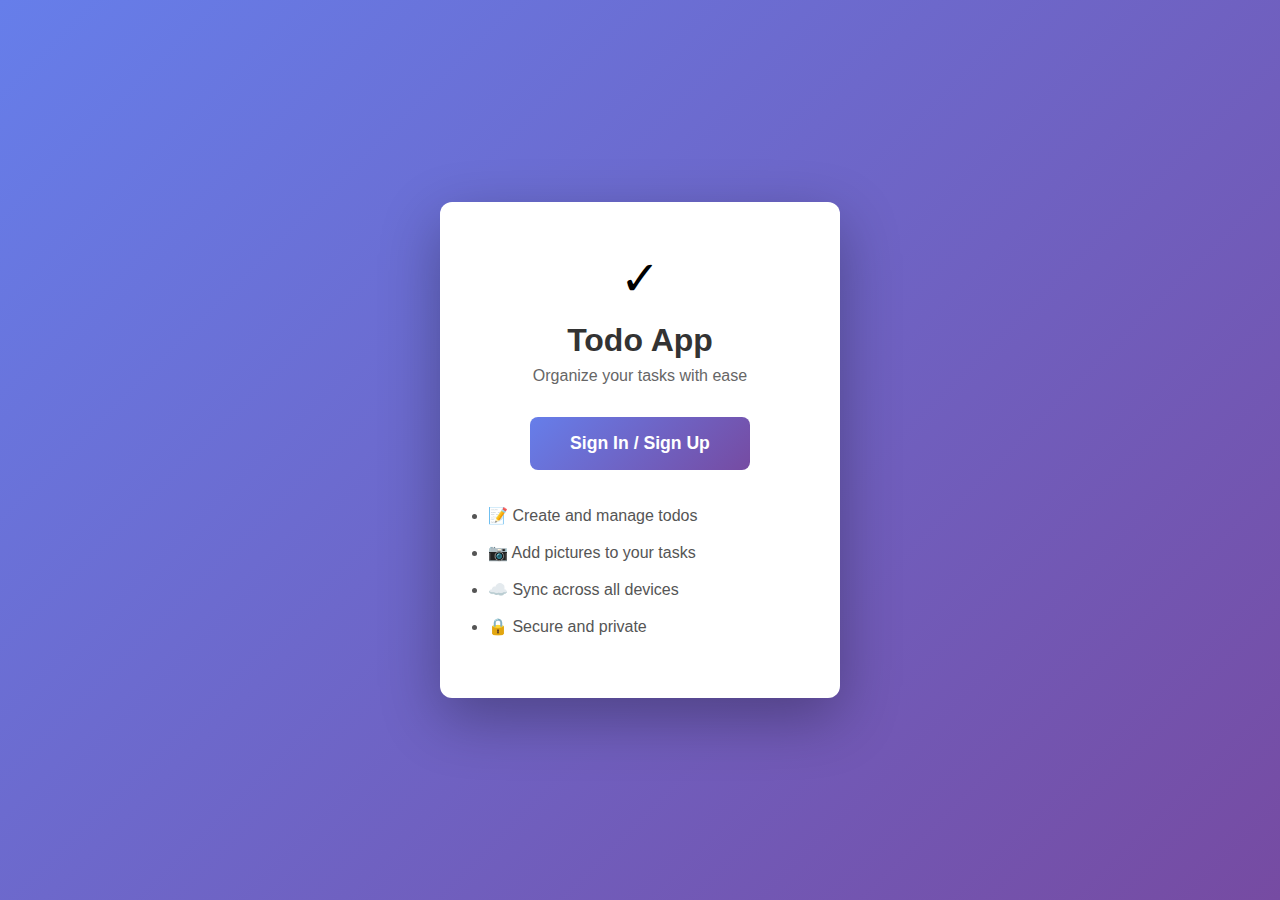
<file: index.html>
<!DOCTYPE html>
<html lang="en">
<head>
    <meta charset="UTF-8">
    <meta name="viewport" content="width=device-width, initial-scale=1.0">
    <title>Todo App - Login</title>
    <style>
        * {
            margin: 0;
            padding: 0;
            box-sizing: border-box;
        }

        body {
            font-family: -apple-system, BlinkMacSystemFont, 'Segoe UI', Roboto, Oxygen, Ubuntu, Cantarell, sans-serif;
            background: linear-gradient(135deg, #667eea 0%, #764ba2 100%);
            min-height: 100vh;
            display: flex;
            justify-content: center;
            align-items: center;
        }

        .container {
            background: white;
            padding: 3rem;
            border-radius: 12px;
            box-shadow: 0 20px 60px rgba(0, 0, 0, 0.3);
            text-align: center;
            max-width: 400px;
            width: 90%;
        }

        h1 {
            color: #333;
            margin-bottom: 0.5rem;
            font-size: 2rem;
        }

        p {
            color: #666;
            margin-bottom: 2rem;
        }

        .login-btn {
            background: linear-gradient(135deg, #667eea 0%, #764ba2 100%);
            color: white;
            border: none;
            padding: 1rem 2.5rem;
            font-size: 1.1rem;
            border-radius: 8px;
            cursor: pointer;
            transition: transform 0.2s, box-shadow 0.2s;
            font-weight: 600;
        }

        .login-btn:hover {
            transform: translateY(-2px);
            box-shadow: 0 10px 25px rgba(102, 126, 234, 0.4);
        }

        .login-btn:active {
            transform: translateY(0);
        }

        .feature-list {
            margin-top: 2rem;
            text-align: left;
            color: #555;
            line-height: 1.8;
        }

        .feature-list li {
            margin-bottom: 0.5rem;
        }

        .icon {
            font-size: 3rem;
            margin-bottom: 1rem;
        }
    </style>
</head>
<body>
<div class="container">
    <div class="icon">✓</div>
    <h1>Todo App</h1>
    <p>Organize your tasks with ease</p>

    <button class="login-btn" onclick="login()">Sign In / Sign Up</button>

    <ul class="feature-list">
        <li>📝 Create and manage todos</li>
        <li>📷 Add pictures to your tasks</li>
        <li>☁️ Sync across all devices</li>
        <li>🔒 Secure and private</li>
    </ul>
</div>

<script>
    // Cognito Configuration
    const COGNITO_DOMAIN = 'https://us-east-2bo6mlndj2.auth.us-east-2.amazoncognito.com';
    const CLIENT_ID = '5aqil3a5vju8843n1ku5ffflek';
    // const REDIRECT_URI = 'http://localhost:9000/callback.html';
    // const REDIRECT_URI = 'https://todoapp-austin.s3-website.us-east-2.amazonaws.com/callback.html';
    const REDIRECT_URI = 'https://d258q7p3bgb7ar.cloudfront.net/callback.html';
    const REGION = 'us-east-2';

    function login() {
        // Build the Cognito Hosted UI URL
        const loginUrl = `${COGNITO_DOMAIN}/login?client_id=${CLIENT_ID}&response_type=code&scope=email+openid+profile&redirect_uri=${encodeURIComponent(REDIRECT_URI)}`;

        // Redirect to Cognito login page
        window.location.href = loginUrl;
    }
</script>
</body>
</html>
</file>
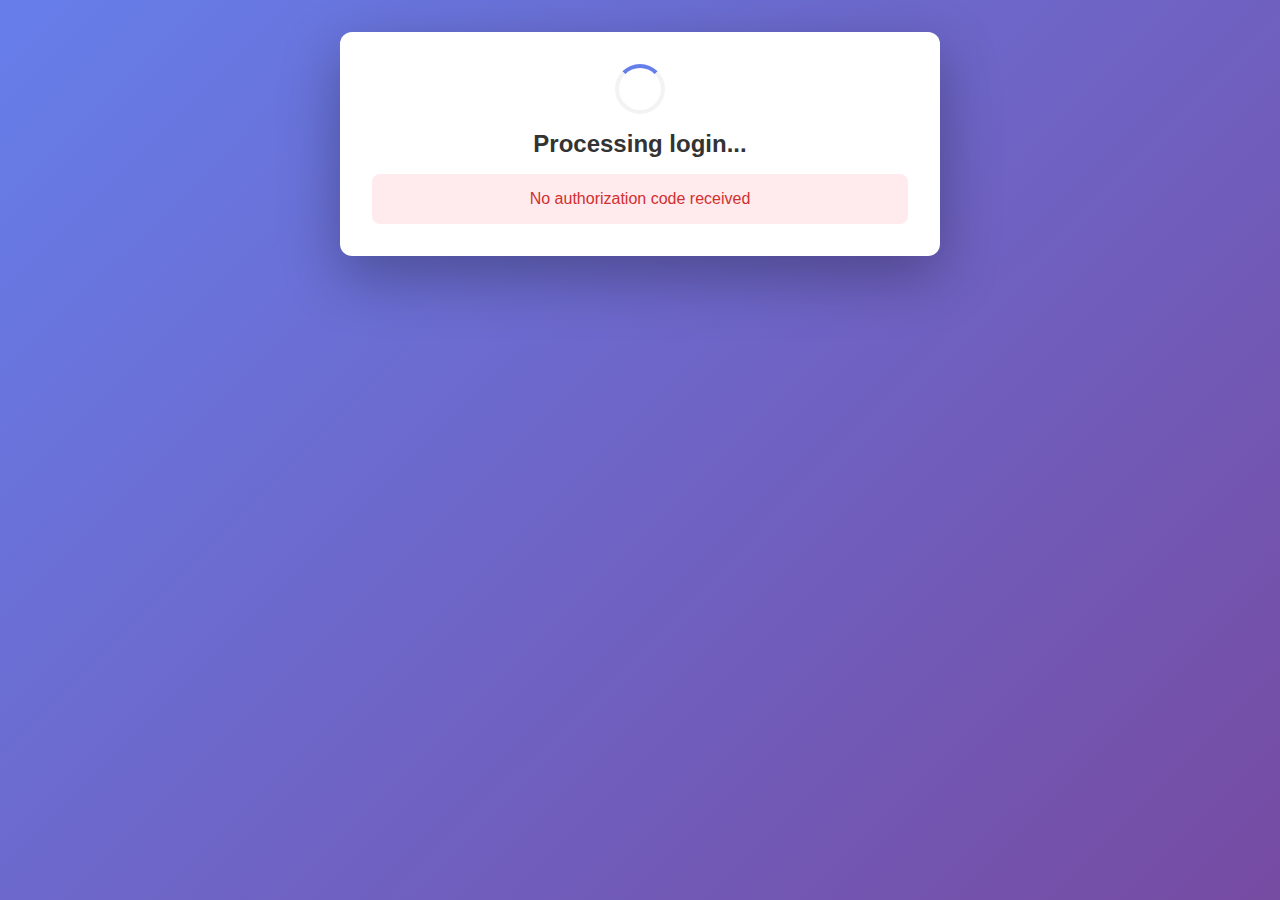
<file: callback.html>
<!DOCTYPE html>
<html lang="en">
<head>
    <meta charset="UTF-8">
    <meta name="viewport" content="width=device-width, initial-scale=1.0">
    <title>Todo App - My Todos</title>
    <style>
        * {
            margin: 0;
            padding: 0;
            box-sizing: border-box;
        }

        body {
            font-family: -apple-system, BlinkMacSystemFont, 'Segoe UI', Roboto, Oxygen, Ubuntu, Cantarell, sans-serif;
            background: linear-gradient(135deg, #667eea 0%, #764ba2 100%);
            min-height: 100vh;
            padding: 2rem;
        }

        .container {
            max-width: 600px;
            margin: 0 auto;
        }

        .card {
            background: white;
            padding: 2rem;
            border-radius: 12px;
            box-shadow: 0 20px 60px rgba(0, 0, 0, 0.3);
            margin-bottom: 2rem;
            text-align: center;
        }

        .spinner {
            border: 4px solid #f3f3f3;
            border-top: 4px solid #667eea;
            border-radius: 50%;
            width: 50px;
            height: 50px;
            animation: spin 1s linear infinite;
            margin: 0 auto 1rem;
        }

        @keyframes spin {
            0% { transform: rotate(0deg); }
            100% { transform: rotate(360deg); }
        }

        h2 {
            color: #333;
            margin-bottom: 1rem;
        }

        h3 {
            color: #667eea;
            margin-bottom: 1rem;
            font-size: 1.2rem;
        }

        .success {
            color: #2e7d32;
            background: #e8f5e9;
            padding: 1rem;
            border-radius: 8px;
            margin-bottom: 1rem;
        }

        .error {
            color: #d32f2f;
            background: #ffebee;
            padding: 1rem;
            border-radius: 8px;
        }

        .user-info {
            background: #f5f5f5;
            padding: 1rem;
            border-radius: 8px;
            margin-bottom: 1.5rem;
            font-size: 0.9rem;
        }

        .form-group {
            margin-bottom: 1.5rem;
            text-align: left;
        }

        label {
            display: block;
            margin-bottom: 0.5rem;
            color: #555;
            font-weight: 500;
        }

        input, textarea, select {
            width: 100%;
            padding: 0.75rem;
            border: 2px solid #e0e0e0;
            border-radius: 8px;
            font-size: 1rem;
            font-family: inherit;
            transition: border-color 0.2s;
        }

        input:focus, textarea:focus, select:focus {
            outline: none;
            border-color: #667eea;
        }

        textarea {
            resize: vertical;
            min-height: 80px;
        }

        .btn {
            background: linear-gradient(135deg, #667eea 0%, #764ba2 100%);
            color: white;
            border: none;
            padding: 0.75rem 2rem;
            font-size: 1rem;
            border-radius: 8px;
            cursor: pointer;
            transition: transform 0.2s, box-shadow 0.2s;
            font-weight: 600;
            width: 100%;
        }

        .btn:hover {
            transform: translateY(-2px);
            box-shadow: 0 10px 25px rgba(102, 126, 234, 0.4);
        }

        .btn:active {
            transform: translateY(0);
        }

        .btn:disabled {
            opacity: 0.6;
            cursor: not-allowed;
            transform: none;
        }

        .hidden {
            display: none;
        }

        .add-todo-btn {
            background: linear-gradient(135deg, #667eea 0%, #764ba2 100%);
            color: white;
            border: none;
            padding: 1rem 2rem;
            font-size: 1.1rem;
            border-radius: 50px;
            cursor: pointer;
            transition: transform 0.2s, box-shadow 0.2s;
            font-weight: 600;
            box-shadow: 0 4px 15px rgba(102, 126, 234, 0.4);
        }

        .add-todo-btn:hover {
            transform: translateY(-2px);
            box-shadow: 0 6px 20px rgba(102, 126, 234, 0.6);
        }

        .add-todo-btn:active {
            transform: translateY(0);
        }

        /* Modal styles */
        .modal-overlay {
            position: fixed;
            top: 0;
            left: 0;
            right: 0;
            bottom: 0;
            background: rgba(0, 0, 0, 0.5);
            display: flex;
            justify-content: center;
            align-items: center;
            z-index: 1000;
            opacity: 0;
            pointer-events: none;
            transition: opacity 0.3s ease;
        }

        .modal-overlay.show {
            opacity: 1;
            pointer-events: all;
        }

        .modal {
            background: white;
            border-radius: 12px;
            max-width: 500px;
            width: 90%;
            max-height: 90vh;
            overflow-y: auto;
            box-shadow: 0 20px 60px rgba(0, 0, 0, 0.3);
            transform: scale(0.9);
            transition: transform 0.3s ease;
        }

        .modal-overlay.show .modal {
            transform: scale(1);
        }

        .modal-header {
            padding: 1.5rem;
            border-bottom: 1px solid #e0e0e0;
            display: flex;
            justify-content: space-between;
            align-items: center;
        }

        .modal-header h3 {
            margin: 0;
            color: #333;
        }

        .close-btn {
            background: none;
            border: none;
            font-size: 1.5rem;
            cursor: pointer;
            color: #666;
            width: 30px;
            height: 30px;
            display: flex;
            align-items: center;
            justify-content: center;
            border-radius: 50%;
            transition: background 0.2s;
        }

        .close-btn:hover {
            background: #f0f0f0;
        }

        .modal-body {
            padding: 1.5rem;
        }

        /* Snackbar styles */
        .snackbar {
            position: fixed;
            bottom: -100px;
            left: 50%;
            transform: translateX(-50%);
            background: #323232;
            color: white;
            padding: 1rem 2rem;
            border-radius: 8px;
            box-shadow: 0 4px 12px rgba(0, 0, 0, 0.3);
            transition: bottom 0.3s ease;
            z-index: 1000;
            font-size: 0.9rem;
        }

        .snackbar.show {
            bottom: 30px;
        }
    </style>
</head>
<body>
<div class="container">
    <div class="card" id="loadingCard">
        <div class="spinner"></div>
        <h2>Processing login...</h2>
        <div id="status"></div>
    </div>

    <div class="card hidden" id="appCard">
        <h2>✓ Welcome to Your Todo App!</h2>
        <div class="user-info" id="userInfo"></div>

        <button class="add-todo-btn" onclick="openModal()">+ Add New Todo</button>
    </div>
</div>

<!-- Modal -->
<div class="modal-overlay" id="modalOverlay" onclick="closeModalOnOverlay(event)">
    <div class="modal">
        <div class="modal-header">
            <h3>Create New Todo</h3>
            <button class="close-btn" onclick="closeModal()">&times;</button>
        </div>
        <div class="modal-body">
            <form id="todoForm">
                <div class="form-group">
                    <label for="task">Task *</label>
                    <input
                            type="text"
                            id="task"
                            name="task"
                            placeholder="Buy groceries"
                            required
                    >
                </div>

                <div class="form-group">
                    <label for="details">Details</label>
                    <textarea
                            id="details"
                            name="details"
                            placeholder="Get milk, eggs, and bread"
                    ></textarea>
                </div>

                <div class="form-group">
                    <label for="status">Status</label>
                    <select id="status" name="status">
                        <option value="TODO">To Do</option>
                        <option value="IN_PROGRESS">In Progress</option>
                        <option value="DONE">Done</option>
                    </select>
                </div>

                <div class="form-group">
                    <label for="dueDate">Due Date</label>
                    <input
                            type="date"
                            id="dueDate"
                            name="dueDate"
                    >
                </div>

                <button type="submit" class="btn">Add Todo</button>
            </form>
        </div>
    </div>
</div>

<div class="snackbar" id="snackbar">Todo submitted!</div>

<script>
    // Cognito Configuration
    const COGNITO_DOMAIN = 'https://us-east-2bo6mlndj2.auth.us-east-2.amazoncognito.com';
    const CLIENT_ID = '5aqil3a5vju8843n1ku5ffflek';
    const REDIRECT_URI = 'https://d258q7p3bgb7ar.cloudfront.net/callback.html';

    let currentUser = null;

    async function handleCallback() {
        const statusDiv = document.getElementById('status');
        const loadingCard = document.getElementById('loadingCard');
        const appCard = document.getElementById('appCard');

        // Get the authorization code from URL
        const urlParams = new URLSearchParams(window.location.search);
        const code = urlParams.get('code');
        const error = urlParams.get('error');

        if (error) {
            statusDiv.innerHTML = `<div class="error">Login failed: ${error}</div>`;
            return;
        }

        if (!code) {
            statusDiv.innerHTML = '<div class="error">No authorization code received</div>';
            return;
        }

        try {
            // Exchange authorization code for tokens
            const tokenResponse = await fetch(`${COGNITO_DOMAIN}/oauth2/token`, {
                method: 'POST',
                headers: {
                    'Content-Type': 'application/x-www-form-urlencoded',
                },
                body: new URLSearchParams({
                    grant_type: 'authorization_code',
                    client_id: CLIENT_ID,
                    code: code,
                    redirect_uri: REDIRECT_URI
                })
            });

            if (!tokenResponse.ok) {
                throw new Error(`Token exchange failed: ${tokenResponse.status}`);
            }

            const tokens = await tokenResponse.json();

            // Store tokens
            sessionStorage.setItem('id_token', tokens.id_token);
            sessionStorage.setItem('access_token', tokens.access_token);
            sessionStorage.setItem('refresh_token', tokens.refresh_token);

            // Decode the ID token to get user info
            const idTokenPayload = JSON.parse(atob(tokens.id_token.split('.')[1]));
            currentUser = idTokenPayload;

            console.log('ID Token Payload:', idTokenPayload);
            console.log('Access Token:', tokens.access_token);

            // Show app interface
            loadingCard.classList.add('hidden');
            appCard.classList.remove('hidden');

            // Display user info
            document.getElementById('userInfo').innerHTML = `
                    <strong>Logged in as:</strong> ${idTokenPayload.email}<br>
                    <strong>User ID:</strong> ${idTokenPayload.sub}
                `;

        } catch (err) {
            console.error('Error:', err);
            statusDiv.innerHTML = `<div class="error">Error: ${err.message}</div>`;
        }
    }

    // Handle form submission
    document.getElementById('todoForm').addEventListener('submit', async function(e) {
        e.preventDefault();

        const submitBtn = this.querySelector('button[type="submit"]');
        submitBtn.disabled = true;
        submitBtn.textContent = 'Adding...';

        try {
            // Get form values
            const todoData = {
                userId: currentUser.sub,
                task: document.getElementById('task').value,
                details: document.getElementById('details').value,
                status: document.getElementById('status').value
            };

            // Add dueDate only if provided
            const dueDateValue = document.getElementById('dueDate').value;
            if (dueDateValue) {
                todoData.dueDate = dueDateValue;
            }

            // Get the ID token
            const idToken = sessionStorage.getItem('id_token');
            if (!idToken) {
                throw new Error('Not authenticated. Please log in again.');
            }

            // Call the API
            const response = await fetch('https://1bwzek411a.execute-api.us-east-2.amazonaws.com/dev/todos', {
                method: 'POST',
                headers: {
                    'Content-Type': 'application/json',
                    'Authorization': idToken
                },
                body: JSON.stringify(todoData)
            });

            if (!response.ok) {
                const errorData = await response.json();
                throw new Error(errorData.error || `Failed to create todo: ${response.status}`);
            }

            const result = await response.json();
            console.log('Todo created successfully:', result);

            // Clear the form
            this.reset();

            // Close the modal
            closeModal();

            // Show success message
            showSnackbar('✅ Todo created successfully!');

        } catch (error) {
            console.error('Error creating todo:', error);
            showSnackbar('❌ Error: ' + error.message);
        } finally {
            submitBtn.disabled = false;
            submitBtn.textContent = 'Add Todo';
        }
    });

    function showSnackbar(message) {
        const snackbar = document.getElementById('snackbar');
        snackbar.textContent = message;
        snackbar.classList.add('show');

        // Hide after 3 seconds
        setTimeout(() => {
            snackbar.classList.remove('show');
        }, 3000);
    }

    // Modal functions
    function openModal() {
        document.getElementById('modalOverlay').classList.add('show');
    }

    function closeModal() {
        document.getElementById('modalOverlay').classList.remove('show');
    }

    function closeModalOnOverlay(event) {
        if (event.target.id === 'modalOverlay') {
            closeModal();
        }
    }

    // Close modal with Escape key
    document.addEventListener('keydown', function(e) {
        if (e.key === 'Escape') {
            closeModal();
        }
    });

    // Run on page load
    handleCallback();
</script>
</body>
</html>
</file>
